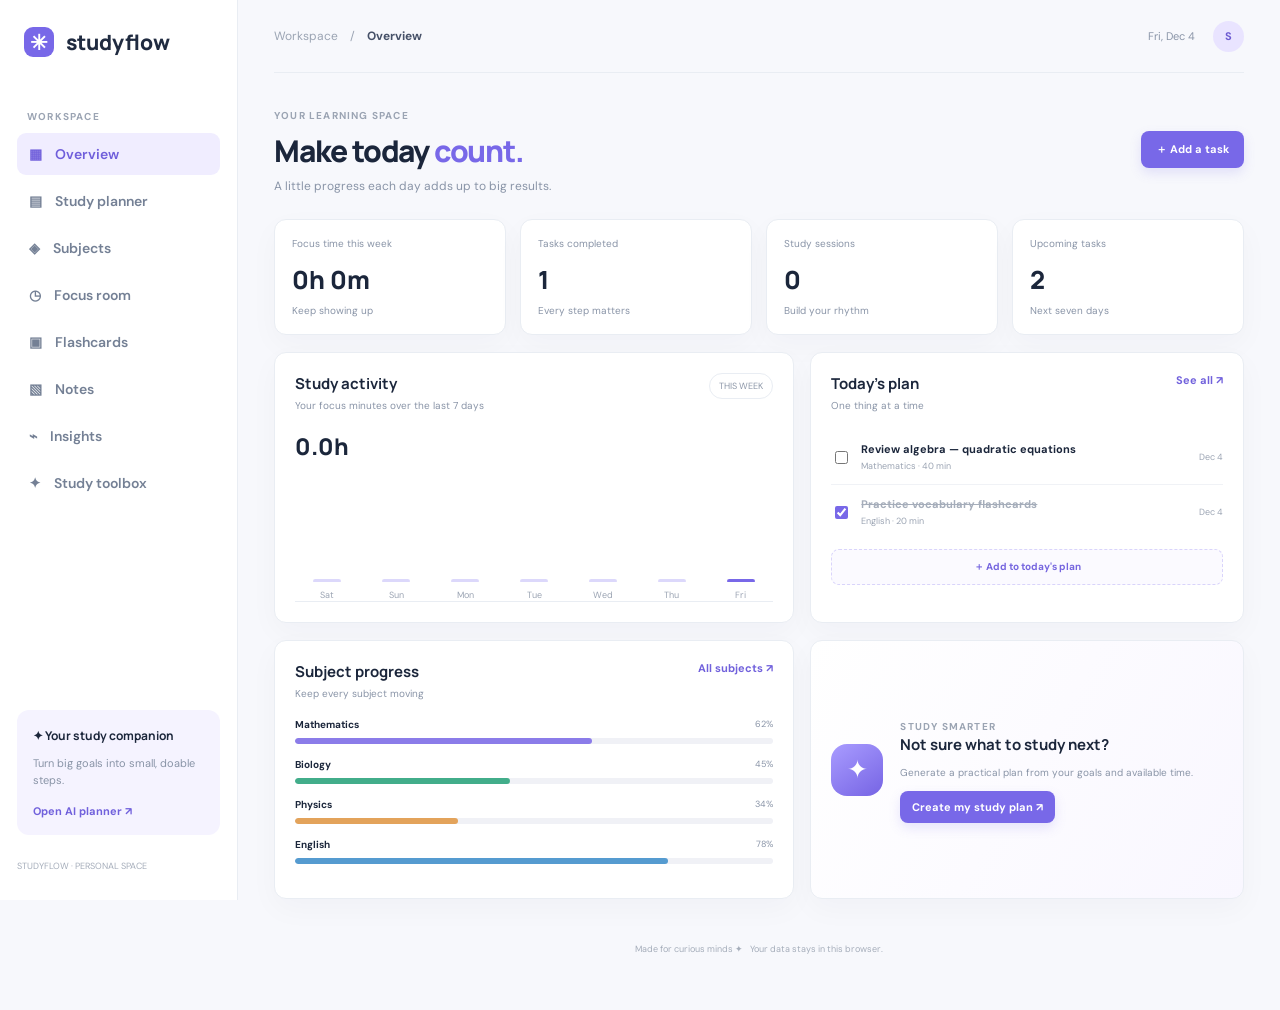
<file: index.html>
<!doctype html>
<html lang="en"><head><meta charset="utf-8"><meta name="viewport" content="width=device-width,initial-scale=1"><meta name="theme-color" content="#111827"><meta name="description" content="A calm, responsive workspace to plan study, focus and track progress."><title>StudyFlow — AI Study Tracker</title><link rel="preconnect" href="https://fonts.googleapis.com"><link href="https://fonts.googleapis.com/css2?family=DM+Sans:wght@400;500;600;700&family=Manrope:wght@500;600;700;800&display=swap" rel="stylesheet"><link rel="stylesheet" href="styles.css"></head>
<body><div class="layout"><aside class="sidebar" id="sidebar"><a class="brand" href="#"><b>✳</b> studyflow</a><p class="nav-label">WORKSPACE</p><nav><button class="nav active" data-page="home">▦ <span>Overview</span></button><button class="nav" data-page="planner">▤ <span>Study planner</span></button><button class="nav" data-page="subjects">◈ <span>Subjects</span></button><button class="nav" data-page="focus">◷ <span>Focus room</span></button><button class="nav" data-page="cards">▣ <span>Flashcards</span></button><button class="nav" data-page="notes">▧ <span>Notes</span></button><button class="nav" data-page="insights">⌁ <span>Insights</span></button><button class="nav" data-page="toolbox">✦ <span>Study toolbox</span></button></nav><div class="sidebar-bottom"><div class="coach-card"><b>✦ Your study companion</b><p>Turn big goals into small, doable steps.</p><button data-action="coach">Open AI planner ↗</button></div><small>STUDYFLOW · PERSONAL SPACE</small></div></aside>
<main><header class="topbar"><button class="menu" id="menu">☰</button><div class="breadcrumb">Workspace <span>/</span> <b id="pageName">Overview</b></div><div class="top-right"><span id="dateLabel"></span><div class="avatar">S</div></div></header>
<section class="page show" id="page-home"><div class="welcome"><div><small class="kicker">YOUR LEARNING SPACE</small><h1>Make today <em>count.</em></h1><p>A little progress each day adds up to big results.</p></div><button class="primary" data-action="task">＋ Add a task</button></div>
<div class="stats"><article><label>Focus time this week</label><strong id="weekTime">0h 0m</strong><small>Keep showing up</small></article><article><label>Tasks completed</label><strong id="doneCount">0</strong><small>Every step matters</small></article><article><label>Study sessions</label><strong id="sessionCount">0</strong><small>Build your rhythm</small></article><article><label>Upcoming tasks</label><strong id="dueCount">0</strong><small>Next seven days</small></article></div>
<div class="columns"><article class="panel"><div class="panel-head"><div><h2>Study activity</h2><p>Your focus minutes over the last 7 days</p></div><span class="tag">THIS WEEK</span></div><div class="chart-total" id="chartTotal">0h</div><div id="chart" class="chart"></div></article><article class="panel"><div class="panel-head"><div><h2>Today's plan</h2><p>One thing at a time</p></div><button class="text-btn" data-go="planner">See all ↗</button></div><div id="todayList"></div><button class="add-line" data-action="task">＋ Add to today's plan</button></article></div>
<div class="columns lower"><article class="panel"><div class="panel-head"><div><h2>Subject progress</h2><p>Keep every subject moving</p></div><button class="text-btn" data-go="subjects">All subjects ↗</button></div><div id="subjectBars"></div></article><article class="panel ai-panel"><div class="orb">✦</div><div><small class="kicker">STUDY SMARTER</small><h2>Not sure what to study next?</h2><p>Generate a practical plan from your goals and available time.</p><button class="primary" data-action="coach">Create my study plan ↗</button></div></article></div></section>
<section class="page" id="page-planner"><div class="page-title"><div><small class="kicker">PLAN WITH PURPOSE</small><h1>Study planner</h1><p>Turn your goals into a realistic daily plan.</p></div><button class="primary" data-action="task">＋ New task</button></div><article class="panel"><div class="panel-head"><div><h2>All study tasks</h2><p>Assignments, revisions and study sessions</p></div><select id="filter"><option value="all">All tasks</option><option value="open">To do</option><option value="done">Completed</option></select></div><div id="allTasks"></div></article></section>
<section class="page" id="page-subjects"><div class="page-title"><div><small class="kicker">YOUR LEARNING PATH</small><h1>My subjects</h1><p>Organize your courses and track progress.</p></div><button class="primary" data-action="subject">＋ Add subject</button></div><div id="subjects" class="subject-grid"></div></section>
<section class="page" id="page-focus"><div class="focus-stage" id="focusStage">
<div class="focus-top"><div><small class="kicker">STUDYFLOW · DEEP WORK</small><h1>Focus room</h1><p class="focus-subtitle">Create space for what matters. One session at a time.</p></div><div class="focus-tools"><button class="focus-tool" id="soundToggle" aria-pressed="false">♫ <span>Ambient sound off</span></button><button class="focus-tool" id="fullscreenToggle">⛶ <span>Enter full screen</span></button></div></div>
<div class="focus-main"><div class="focus-timer-card"><div class="focus-session-label"><span class="live-dot"></span><span id="focusStatus">READY WHEN YOU ARE</span></div><div class="modes"><button class="mode active" data-min="25">Focus</button><button class="mode" data-min="5">Short break</button><button class="mode" data-min="15">Long break</button></div>
<div class="timer-ring" id="timerRing"><div class="timer-core"><strong id="clock">25:00</strong><small id="timerLabel">TIME TO FOCUS</small><span id="timerHint">Your next 25 minutes start here.</span></div></div>
<div class="timer-actions"><button class="primary focus-start" id="start">Start focus</button><button class="secondary" id="reset">↺ Reset</button></div><div class="focus-quote" id="focusQuote">“The secret of getting ahead is getting started.”</div></div>
<aside class="focus-side"><div class="focus-side-head"><span class="side-icon">✦</span><div><b>Your focus ritual</b><small>A calmer way to get things done</small></div></div><div class="focus-checklist"><label><input type="checkbox"> <span><b>Choose one priority</b><small>Know exactly what you're working on</small></span></label><label><input type="checkbox"> <span><b>Prepare your space</b><small>Keep only what you need nearby</small></span></label><label><input type="checkbox"> <span><b>Quiet distractions</b><small>Give your attention a break from alerts</small></span></label><label><input type="checkbox"> <span><b>Take a real break</b><small>Stretch, hydrate and reset</small></span></label></div><div class="focus-session-note"><small>YOUR SESSION</small><b id="sessionPlan">25 minutes of focused work</b><p>When the timer ends, your completed focus session is added to your study activity.</p></div></aside></div>
<div class="focus-bottom"><span>✧ Progress over perfection</span><span>Sound is optional · Works best with headphones</span></div></div></section><section class="page" id="page-cards"><div class="page-title"><div><small class="kicker">ACTIVE RECALL</small><h1>Flashcards</h1><p>Strengthen your memory with quick reviews.</p></div><button class="primary" data-action="card">＋ New card</button></div><div class="flash-wrap"><div class="flash" id="flash"><small>QUESTION</small><h2 id="question">What is active recall?</h2><p id="answerHint">Try to answer before revealing.</p></div><div class="flash-actions"><button class="secondary" id="prev">← Previous</button><button class="primary" id="flip">Reveal answer</button><button class="secondary" id="next">Next →</button></div><small id="counter"></small></div></section>
<section class="page" id="page-notes"><div class="page-title"><div><small class="kicker">THINK IT THROUGH</small><h1>My notes</h1><p>Capture ideas, summaries and questions.</p></div><button class="primary" data-action="note">＋ New note</button></div><div id="notes" class="notes-grid"></div></section>
<section class="page" id="page-insights"><div class="page-title"><div><small class="kicker">SMALL STEPS, REAL PROGRESS</small><h1>Your insights</h1><p>See your study habits take shape.</p></div></div><div class="stats"><article><label>Total focus time</label><strong id="totalTime">0h</strong></article><article><label>Tasks finished</label><strong id="totalDone">0</strong></article><article><label>Subjects</label><strong id="totalSubjects">0</strong></article><article><label>Flashcards</label><strong id="totalCards">0</strong></article></div><article class="panel"><h2>Your weekly rhythm</h2><p class="sub">Your focus sessions are saved in this browser.</p><div id="insightChart" class="chart"></div></article></section>
<section class="page" id="page-toolbox"><div class="page-title"><div><small class="kicker">YOUR ALL-IN-ONE LEARNING KIT</small><h1>Study toolbox</h1><p>Practical tools to plan, practise and measure your learning.</p></div></div><div class="tool-grid">
<article class="tool-card"><div class="tool-icon">◷</div><h3>Exam countdown</h3><p>Set an exam date and see how much preparation time remains.</p><button class="secondary" data-tool="exam">Set exam date ↗</button><div id="examResult" class="tool-result"></div></article>
<article class="tool-card"><div class="tool-icon">％</div><h3>Grade calculator</h3><p>Calculate your weighted current score and the mark needed on your final.</p><button class="secondary" data-tool="grade">Calculate grades ↗</button></article>
<article class="tool-card"><div class="tool-icon">✓</div><h3>Quick quiz</h3><p>Practise active recall using the flashcards in your library.</p><button class="secondary" data-tool="quiz">Start quiz ↗</button></article>
<article class="tool-card"><div class="tool-icon">▦</div><h3>Weekly planner</h3><p>Turn unfinished tasks into a simple seven-day study outline.</p><button class="secondary" data-tool="week">Build weekly plan ↗</button></article>
<article class="tool-card"><div class="tool-icon">⌁</div><h3>Study streak</h3><p>See your current run of consecutive days with focus sessions.</p><button class="secondary" data-tool="streak">Check my streak ↗</button><div id="streakResult" class="tool-result"></div></article>
<article class="tool-card"><div class="tool-icon">⇩</div><h3>Backup & restore</h3><p>Download your study data or restore a previous StudyFlow backup.</p><div class="tool-buttons"><button class="secondary" data-tool="backup">Export data</button><button class="secondary" data-tool="restore">Import backup</button></div><input id="restoreFile" type="file" accept="application/json,.json" hidden></article>
<article class="tool-card"><div class="tool-icon">⌕</div><h3>Find a task</h3><p>Search your tasks by title or subject.</p><input id="taskSearch" class="field" placeholder="Search tasks..."><div id="searchResults" class="tool-result"></div></article>
<article class="tool-card"><div class="tool-icon">✦</div><h3>Study coach</h3><p>Make a time-boxed plan around your current unfinished tasks.</p><button class="secondary" data-tool="coach">Open study coach ↗</button></article>
</div><p class="tool-footnote">These tools run in your browser. Quiz questions come from your own flashcards; no external AI service is connected.</p></section><footer>Made for curious minds ✦ <span>Your data stays in this browser.</span></footer></main></div>
<div class="backdrop" id="backdrop"><section class="modal"><div class="modal-head"><h2 id="modalTitle">Create</h2><button id="close" class="close">✕</button></div><div id="modalBody"></div></section></div><div id="toast" class="toast"></div><script src="app.js"></script></body></html>
</file>
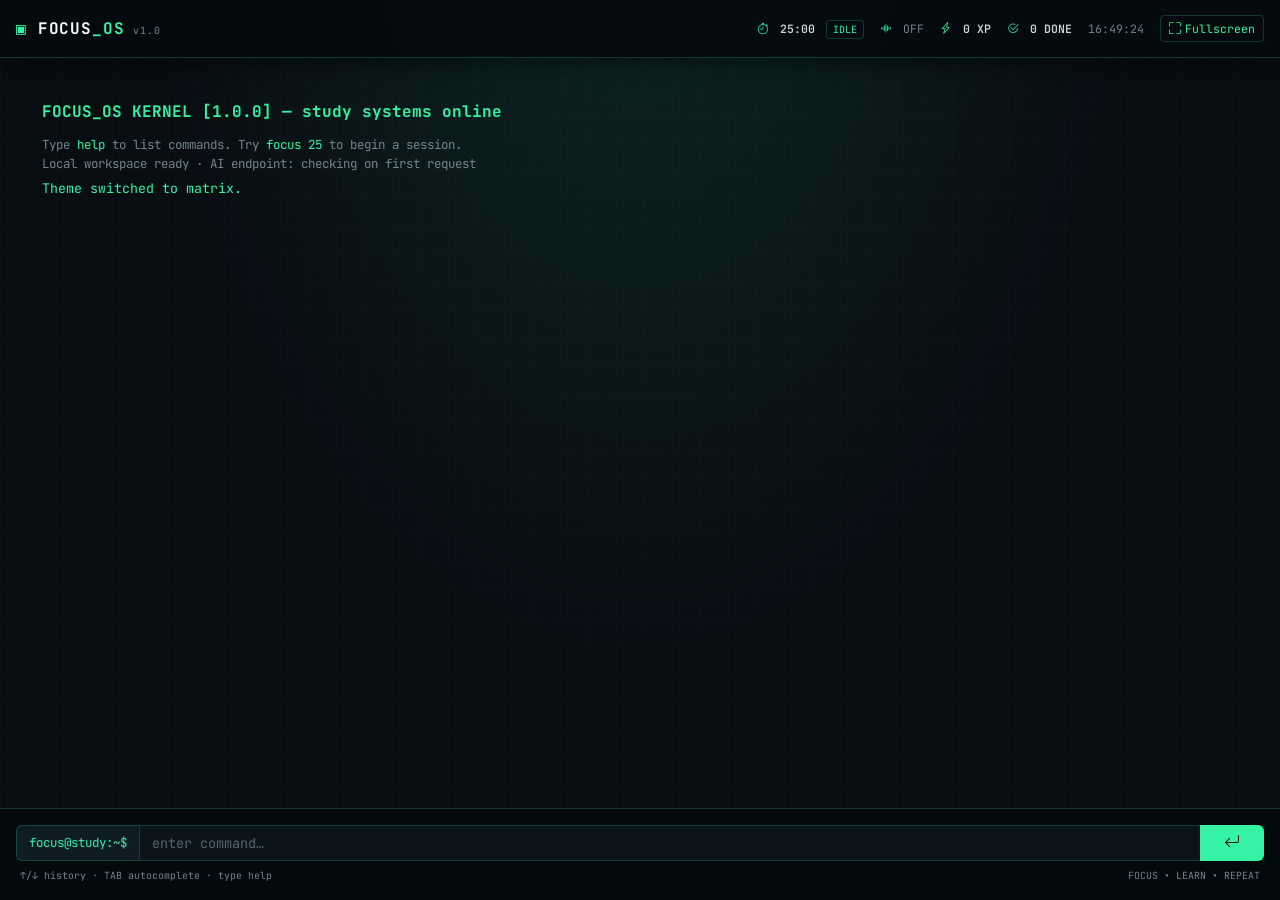
<file: focus-os/index.html>
<!doctype html>
<html lang="en">
<head>
  <meta charset="utf-8">
  <meta name="viewport" content="width=device-width,initial-scale=1">
  <meta name="theme-color" content="#080d12">
  <title>FOCUS_OS — Study Terminal</title>
  <link href="https://cdn.jsdelivr.net/npm/bootstrap@5.3.3/dist/css/bootstrap.min.css" rel="stylesheet">
  <link href="https://cdn.jsdelivr.net/npm/bootstrap-icons@1.11.3/font/bootstrap-icons.css" rel="stylesheet">
  <link rel="preconnect" href="https://fonts.googleapis.com">
  <link href="https://fonts.googleapis.com/css2?family=JetBrains+Mono:wght@400;500;600;700&display=swap" rel="stylesheet">
  <link href="./style.css" rel="stylesheet">
</head>
<body>
<div id="app" class="vh-100 overflow-hidden d-flex flex-column">
  <nav class="navbar telemetry px-3 py-2">
    <a class="navbar-brand mb-0 fw-bold text-light terminal-brand" href="#"><span class="brand-mark">▣</span> FOCUS<span class="accent">_OS</span><small class="ms-2">v1.0</small></a>
    <div class="d-flex align-items-center gap-2 gap-lg-3 flex-wrap justify-content-end">
      <span class="telemetry-item"><i class="bi bi-stopwatch"></i> <b id="timer">25:00</b> <span id="mode" class="status">IDLE</span></span>
      <span class="telemetry-item d-none d-md-inline"><i class="bi bi-soundwave"></i> <span id="soundStatus">OFF</span></span>
      <span class="telemetry-item"><i class="bi bi-lightning-charge"></i> <b id="xp">0 XP</b></span>
      <span class="telemetry-item d-none d-sm-inline"><i class="bi bi-check2-circle"></i> <b id="doneCount">0 DONE</b></span>
      <span id="clock" class="telemetry-item d-none d-lg-inline">--:--:--</span>
      <button id="fullscreenBtn" class="btn btn-sm btn-outline-accent"><i class="bi bi-fullscreen"></i><span class="d-none d-sm-inline ms-1">Fullscreen</span></button>
    </div>
  </nav>
  <main class="terminal-shell flex-grow-1 overflow-auto" id="output" aria-live="polite">
    <div class="boot-line">FOCUS_OS KERNEL [1.0.0] — study systems online</div>
    <div class="muted-line">Type <span class="accent">help</span> to list commands. Try <span class="accent">focus 25</span> to begin a session.</div>
    <div class="muted-line">Local workspace ready · AI endpoint: <span id="apiState">checking on first request</span></div>
  </main>
  <form id="commandForm" class="command-bar p-3">
    <div class="input-group">
      <span class="input-group-text prompt-label">focus@study:~$</span>
      <input id="commandInput" class="form-control terminal-input" autocomplete="off" autocapitalize="off" spellcheck="false" aria-label="Terminal command" placeholder="enter command…">
      <button class="btn btn-accent px-4" type="submit" aria-label="Run command"><i class="bi bi-arrow-return-left"></i></button>
    </div>
    <div class="d-flex justify-content-between mt-2 px-1"><small class="hint">↑/↓ history · TAB autocomplete · type help</small><small class="hint">FOCUS • LEARN • REPEAT</small></div>
  </form>
</div>
<script src="./app.js"></script>
</body>
</html>
</file>
<file: styles.css>
:root{--ink:#1b263b;--muted:#8994a7;--line:#e9edf3;--paper:#f7f8fc;--purple:#7868e8;--lav:#f0edff}*{box-sizing:border-box}body{margin:0;background:var(--paper);color:var(--ink);font:14px "DM Sans",sans-serif}button,input,select,textarea{font:inherit}button{cursor:pointer}.layout{min-height:100vh}.sidebar{position:fixed;inset:0 auto 0 0;width:238px;background:#fff;border-right:1px solid var(--line);padding:27px 17px;display:flex;flex-direction:column;z-index:5}.brand{text-decoration:none;color:#202b40;font:800 21px Manrope;margin:0 0 43px 7px}.brand b{display:inline-grid;place-items:center;background:var(--purple);color:#fff;border-radius:9px;width:30px;height:30px;margin-right:8px}.nav-label,.kicker{font-size:10px;letter-spacing:1.2px;font-weight:700;color:#9ba4b3}.nav-label{padding-left:10px}.sidebar nav{display:grid;gap:5px}.nav{border:0;background:none;color:#748095;padding:12px;border-radius:9px;text-align:left;font-weight:600}.nav span{margin-left:10px}.nav.active,.nav:hover{background:var(--lav);color:#6f5edb}.sidebar-bottom{margin-top:auto}.coach-card{background:#f5f3ff;padding:16px;border-radius:12px;margin-bottom:20px}.coach-card b{font:700 12px Manrope}.coach-card p{font-size:11px;line-height:1.6;color:var(--muted)}.coach-card button,.text-btn{border:0;background:none;color:#7161dc;font-weight:700;font-size:11px;padding:0}.sidebar-bottom>small{font-size:9px;color:#a5adba}.main{margin-left:238px}.layout main{margin-left:238px;padding:0 36px 28px;max-width:1600px}.topbar{height:73px;border-bottom:1px solid var(--line);display:flex;align-items:center;justify-content:space-between;margin-bottom:32px}.breadcrumb{font-size:12px;color:#9ba4b3}.breadcrumb span{padding:0 9px}.breadcrumb b{color:#465168}.top-right{display:flex;align-items:center;gap:18px;color:#8994a7;font-size:11px}.avatar{width:31px;height:31px;border-radius:50%;background:#e9e4ff;color:#6d5bd1;display:grid;place-items:center;font-weight:700}.menu{display:none}.page{display:none}.page.show{display:block}.welcome,.page-title{display:flex;align-items:center;justify-content:space-between;gap:16px;margin-bottom:25px}.welcome h1,.page-title h1{font:800 30px Manrope;letter-spacing:-1.2px;margin:7px 0}.welcome h1 em{color:var(--purple);font-style:normal}.welcome p,.page-title p{margin:0;color:var(--muted);font-size:12px}.primary,.secondary{border:0;border-radius:8px;padding:11px 15px;font-size:11px;font-weight:700}.primary{background:var(--purple);color:#fff;box-shadow:0 5px 12px #7868e82b}.primary:hover{background:#6758d3}.secondary{background:var(--lav);color:#6f5edb}.stats{display:grid;grid-template-columns:repeat(4,1fr);gap:14px;margin-bottom:17px}.stats article,.panel,.subject-card,.note-card{background:#fff;border:1px solid var(--line);border-radius:12px;box-shadow:0 10px 30px #1f2b4808}.stats article{padding:17px}.stats label,.stats small{display:block;color:var(--muted);font-size:10px}.stats strong{display:block;font:800 25px Manrope;margin:12px 0 7px}.columns{display:grid;grid-template-columns:1.2fr 1fr;gap:16px;margin-bottom:17px}.panel{padding:20px}.panel-head{display:flex;align-items:flex-start;justify-content:space-between;gap:10px;margin-bottom:18px}.panel h2,.ai-panel h2{font:700 15px Manrope;margin:0 0 5px}.panel-head p,.sub{margin:0;color:var(--muted);font-size:10px}.tag{font-size:9px;color:#8e98a9;border:1px solid var(--line);padding:6px 9px;border-radius:20px}.chart-total{font:800 23px Manrope}.chart{height:140px;display:flex;align-items:flex-end;gap:12px;justify-content:space-around;padding:10px 4px 0;border-bottom:1px solid var(--line)}.bar-col{height:100%;display:flex;flex:1;flex-direction:column;justify-content:flex-end;align-items:center;gap:7px}.bar-track{height:100%;width:100%;display:flex;align-items:flex-end;justify-content:center}.bar{width:min(28px,70%);background:#dcd8fb;border-radius:6px 6px 2px 2px;min-height:3px}.bar.today{background:var(--purple)}.bar-col small{font-size:9px;color:#9ba4b3}.task-row{display:flex;align-items:center;gap:10px;padding:12px 0;border-bottom:1px solid #f0f2f6}.task-row:last-child{border:0}.task-row input{accent-color:var(--purple)}.task-info{flex:1;min-width:0}.task-info b{display:block;font-size:11px;overflow:hidden;text-overflow:ellipsis;white-space:nowrap}.task-info small,.due{font-size:9px;color:#9ba4b3}.task-info small{display:block;margin-top:4px}.task-row.done b{text-decoration:line-through;color:#a5adba}.due{white-space:nowrap}.add-line{width:100%;margin-top:10px;border:1px dashed #d9d4fb;border-radius:8px;background:#fbfaff;color:#7666df;padding:10px;font-size:10px;font-weight:700}.empty{padding:22px 8px;text-align:center;color:#9ba4b3;font-size:11px}.progress-item{display:grid;grid-template-columns:1fr auto;gap:7px;margin:14px 0}.progress-item b{font-size:10px}.progress-item small{font-size:9px;color:var(--muted)}.track{grid-column:1/-1;height:6px;background:#f0f1f6;border-radius:9px;overflow:hidden}.fill{height:100%;background:#8b7ce9;border-radius:9px}.ai-panel{display:flex;align-items:center;gap:17px;background:linear-gradient(120deg,#fff,#f9f7ff)}.orb{width:52px;height:52px;flex-shrink:0;border-radius:16px;background:linear-gradient(145deg,#a99cff,#7664e4);display:grid;place-items:center;color:#fff;font-size:25px}.ai-panel p{font-size:10px;color:var(--muted);line-height:1.6}.ai-panel .primary{padding:9px 12px}.page-title h1{font-size:28px}.page-title .primary{white-space:nowrap}.subject-grid,.notes-grid{display:grid;grid-template-columns:repeat(3,1fr);gap:14px}.subject-card,.note-card{padding:19px}.subject-icon{width:38px;height:38px;border-radius:11px;display:grid;place-items:center;background:var(--lav);color:var(--purple);font-size:18px}.subject-card h3,.note-card h3{font:700 14px Manrope;margin:14px 0 5px}.subject-card p,.note-card p{font-size:10px;line-height:1.6;color:var(--muted)}.subject-card .track{margin:14px 0 8px}.subject-meta{display:flex;justify-content:space-between;font-size:9px;color:var(--muted)}.focus-columns{grid-template-columns:1.2fr 1fr}.timer-panel{text-align:center;padding:25px}.modes{display:flex;justify-content:center;gap:5px}.mode{border:0;background:none;color:#9ba4b3;padding:8px 13px;border-radius:7px;font-size:10px}.mode.active{background:var(--lav);color:#6f5edb;font-weight:700}.timer{width:235px;height:235px;border-radius:50%;border:9px solid #eeeaff;box-shadow:inset 0 0 0 7px #faf9ff;margin:27px auto 20px;display:grid;place-items:center;position:relative}.timer:before{content:"";position:absolute;inset:-9px;border:9px solid transparent;border-top-color:var(--purple);border-radius:50%;transform:rotate(25deg)}.timer strong{display:block;font:800 46px Manrope}.timer small{font-size:9px;color:var(--muted);letter-spacing:1px}.timer-actions{display:flex;justify-content:center;gap:8px}.hint{font-size:10px;color:var(--muted);margin-top:17px}.check{display:flex;gap:10px;padding:15px 0;border-bottom:1px solid #f0f2f6;font-size:11px;color:#647086}.check input{accent-color:var(--purple)}.flash-wrap{max-width:620px;margin:15px auto;text-align:center}.flash{min-height:270px;border:1px solid #e9e4ff;border-radius:17px;background:linear-gradient(140deg,#fff,#f6f3ff);box-shadow:0 10px 30px #1f2b4808;padding:40px;display:flex;flex-direction:column;justify-content:center;align-items:center;cursor:pointer}.flash h2{font:800 23px Manrope}.flash p,.flash-wrap>small{color:var(--muted);font-size:10px}.flash-actions{display:flex;justify-content:center;gap:9px;margin:18px}.note-card{min-height:150px}.note-card p{white-space:pre-wrap}.backdrop{display:none;position:fixed;inset:0;background:#11182780;z-index:20;align-items:center;justify-content:center;padding:18px}.backdrop.open{display:flex}.modal{width:min(100%,460px);max-height:90vh;overflow:auto;background:#fff;border-radius:15px;padding:22px}.modal-head{display:flex;justify-content:space-between;align-items:center;margin-bottom:18px}.modal-head h2{font:800 17px Manrope;margin:0}.close{border:0;background:#f4f5f8;border-radius:8px;padding:7px}.form{display:grid;gap:13px}.form label{display:grid;gap:6px;font-size:10px;font-weight:700;color:#687489}.field,select{width:100%;padding:10px;border:1px solid var(--line);border-radius:8px;background:#fff;font-size:11px;color:#596579}.form textarea{min-height:85px;resize:vertical}.form-actions{display:flex;justify-content:flex-end;gap:8px}.result{white-space:pre-wrap;background:#f8f6ff;border-radius:9px;padding:14px;color:#626d83;font-size:11px;line-height:1.8;margin-top:12px}.toast{position:fixed;bottom:20px;left:50%;transform:translate(-50%,20px);opacity:0;background:#202b40;color:#fff;padding:11px 16px;border-radius:8px;font-size:11px;transition:.2s;z-index:30}.toast.show{opacity:1;transform:translate(-50%,0)}footer{text-align:center;color:#a5adba;font-size:9px;padding:27px}footer span{margin-left:5px}
@media(max-width:1050px){.layout main{padding:0 23px 25px}.sidebar{width:215px}.layout main{margin-left:215px}.stats{grid-template-columns:repeat(2,1fr)}.subject-grid,.notes-grid{grid-template-columns:repeat(2,1fr)}}
@media(max-width:740px){.sidebar{transform:translateX(-100%);transition:.25s;width:250px;box-shadow:12px 0 30px #1c294015}.sidebar.open{transform:translateX(0)}.layout main{margin-left:0;padding:0 15px 20px}.topbar{height:62px;margin-bottom:24px}.menu{display:block;border:0;background:#fff;border-radius:8px;padding:8px;margin-right:10px}.breadcrumb{margin-right:auto}.top-right{gap:8px}.top-right>span{display:none}.welcome h1,.page-title h1{font-size:25px}.columns,.focus-columns{grid-template-columns:1fr}.panel{padding:17px}.welcome{align-items:flex-start}.subject-grid,.notes-grid{grid-template-columns:repeat(2,1fr)}}
@media(max-width:440px){.welcome{display:block}.welcome>.primary{margin-top:14px}.stats{gap:9px}.stats article{padding:13px}.stats strong{font-size:22px}.subject-grid,.notes-grid{grid-template-columns:1fr}.flash-actions{gap:5px}.flash-actions button{padding:10px}.timer{width:205px;height:205px}.due{display:none}}
.tool-grid{display:grid;grid-template-columns:repeat(4,minmax(0,1fr));gap:14px}.tool-card{background:#fff;border:1px solid var(--line);border-radius:12px;padding:18px;min-width:0}.tool-icon{width:38px;height:38px;border-radius:11px;background:var(--lav);color:var(--purple);display:grid;place-items:center;font-size:20px}.tool-card h3{font:700 13px Manrope;margin:13px 0 6px}.tool-card p{font-size:10px;color:var(--muted);line-height:1.6;min-height:34px}.tool-card>.secondary{margin-top:9px}.tool-buttons{display:flex;gap:7px;flex-wrap:wrap}.tool-buttons .secondary{padding:9px 10px}.tool-result{font-size:10px;color:#7063c9;line-height:1.5;margin-top:10px}.tool-footnote{font-size:10px;color:var(--muted);margin-top:18px}.search-hit{padding:8px 0;border-bottom:1px solid var(--line)}.search-hit b,.search-hit small{display:block}.search-hit small{color:var(--muted);margin-top:3px}.quiz-count{font-size:9px;color:#7969df;letter-spacing:1px;font-weight:700}.quiz-question{font:700 18px Manrope;line-height:1.5;margin:20px 0}.modal .result{margin-bottom:14px}.modal-done{margin-top:10px}
@media(max-width:1100px){.tool-grid{grid-template-columns:repeat(2,minmax(0,1fr))}}@media(max-width:440px){.tool-grid{grid-template-columns:1fr}}

/* Focus room premium environment */
#page-focus.show{min-height:calc(100vh - 110px)}.focus-stage{position:relative;overflow:hidden;isolation:isolate;min-height:calc(100vh - 140px);padding:clamp(22px,4vw,48px);border-radius:24px;color:#eef2ff;background:radial-gradient(ellipse at 50% 45%,#27395b 0%,#17243d 45%,#101827 100%);box-shadow:0 24px 70px #18253b24}.focus-stage:before,.focus-stage:after{content:"";position:absolute;z-index:-1;border-radius:50%;filter:blur(2px);pointer-events:none}.focus-stage:before{width:420px;height:420px;right:-130px;top:-180px;background:radial-gradient(circle,#8c7aff36,transparent 68%);animation:focusFloat 13s ease-in-out infinite alternate}.focus-stage:after{width:360px;height:360px;left:-160px;bottom:-170px;background:radial-gradient(circle,#55c6bd24,transparent 70%);animation:focusFloat 17s ease-in-out infinite alternate-reverse}.focus-top{display:flex;justify-content:space-between;align-items:flex-start;gap:20px;position:relative;z-index:1}.focus-top .kicker{color:#a9b6d1}.focus-top h1{font:800 clamp(27px,3vw,38px) Manrope;letter-spacing:-1.4px;margin:8px 0}.focus-subtitle{color:#aab6ca;font-size:12px;margin:0}.focus-tools{display:flex;gap:9px;flex-wrap:wrap}.focus-tool{border:1px solid #ffffff22;background:#ffffff0c;color:#e4eaff;border-radius:10px;padding:10px 13px;font-size:11px;backdrop-filter:blur(12px)}.focus-tool:hover,.focus-tool[aria-pressed=true]{background:#ffffff1c;border-color:#a99aff77}.focus-main{max-width:1000px;margin:clamp(28px,5vh,56px) auto 20px;display:grid;grid-template-columns:minmax(0,1.3fr) minmax(245px,.7fr);gap:22px;align-items:stretch}.focus-timer-card,.focus-side{border:1px solid #ffffff18;background:linear-gradient(145deg,#ffffff12,#ffffff07);border-radius:21px;backdrop-filter:blur(18px);box-shadow:0 18px 50px #00000018}.focus-timer-card{padding:clamp(20px,3vw,34px);text-align:center}.focus-session-label{display:flex;justify-content:center;align-items:center;gap:9px;color:#aab9d4;font-size:9px;font-weight:700;letter-spacing:1.7px}.live-dot{width:7px;height:7px;background:#72d6b0;border-radius:50%;box-shadow:0 0 13px #72d6b0;animation:dotPulse 2s ease-in-out infinite}.modes{margin:24px auto 0;display:flex;justify-content:center;gap:5px}.focus-stage .mode{color:#aab6cb;padding:9px 14px}.focus-stage .mode.active{color:#fff;background:#9d8cff35;box-shadow:inset 0 0 0 1px #b9adff45}.timer-ring{--progress:0;position:relative;width:clamp(225px,27vw,290px);aspect-ratio:1;border-radius:50%;margin:24px auto 22px;display:grid;place-items:center;background:conic-gradient(from -90deg,#a99aff calc(var(--progress)*1turn),#ffffff16 0);box-shadow:0 0 50px #8e7bff12;transition:background .3s}.timer-ring:before{content:"";position:absolute;inset:8px;border-radius:50%;background:radial-gradient(circle at 50% 35%,#263856,#192841 70%);box-shadow:inset 0 0 35px #00000032}.timer-core{position:relative;z-index:1;display:flex;flex-direction:column;align-items:center}.timer-core strong{font:700 clamp(48px,6vw,66px) Manrope;letter-spacing:-3px;font-variant-numeric:tabular-nums;color:#fff}.timer-core small{color:#b6c1d7;letter-spacing:2.5px;font-size:9px;font-weight:700;margin-top:5px}.timer-core span{font-size:10px;color:#91a2bf;margin-top:13px}.focus-stage .timer-actions{gap:10px}.focus-start{min-width:155px;background:linear-gradient(120deg,#9d8cff,#7667e9);box-shadow:0 8px 25px #8c7aff3a}.focus-stage .secondary{background:#ffffff13;color:#e6ebfa;border:1px solid #ffffff1a}.focus-quote{font-size:10px;color:#8f9fbb;margin-top:24px;font-style:italic}.focus-side{padding:23px;display:flex;flex-direction:column}.focus-side-head{display:flex;align-items:center;gap:12px;padding-bottom:18px;border-bottom:1px solid #ffffff16}.side-icon{width:37px;height:37px;display:grid;place-items:center;border-radius:12px;background:#a394ff25;color:#c4baff;font-size:18px}.focus-side-head b,.focus-side-head small{display:block}.focus-side-head b{font:700 13px Manrope;color:#f2f4ff}.focus-side-head small{font-size:9px;color:#93a3bf;margin-top:4px}.focus-checklist{padding:8px 0}.focus-checklist label{display:flex;gap:11px;align-items:flex-start;padding:14px 0;border-bottom:1px solid #ffffff12;cursor:pointer}.focus-checklist input{accent-color:#a99aff;margin-top:3px}.focus-checklist b,.focus-checklist small{display:block}.focus-checklist b{font-size:10px;color:#e1e8f7}.focus-checklist small{font-size:9px;color:#899bb9;margin-top:4px;line-height:1.4}.focus-session-note{margin-top:auto;padding:15px;border-radius:13px;background:#ffffff0b}.focus-session-note small{display:block;color:#a69bff;font-size:8px;letter-spacing:1.5px;font-weight:700}.focus-session-note b{display:block;font:700 12px Manrope;margin-top:7px}.focus-session-note p{font-size:9px;line-height:1.6;color:#95a5c0;margin:6px 0 0}.focus-bottom{display:flex;justify-content:space-between;gap:12px;max-width:1000px;margin:18px auto 0;color:#8495b2;font-size:9px}.focus-stage.is-running .timer-ring{animation:ringGlow 3s ease-in-out infinite}.focus-stage.is-running .focus-timer-card{border-color:#a99aff42}.focus-stage:fullscreen{width:100vw;height:100vh;min-height:100vh;border-radius:0;padding:clamp(22px,4vw,55px);overflow:auto;display:flex;flex-direction:column;justify-content:center}.focus-stage:fullscreen .focus-main{width:min(100%,1050px);margin:auto}.focus-stage:fullscreen .focus-bottom{width:min(100%,1050px)}@keyframes focusFloat{from{transform:translate3d(0,0,0) scale(.94)}to{transform:translate3d(30px,-25px,0) scale(1.08)}}@keyframes dotPulse{50%{opacity:.45;box-shadow:0 0 3px #72d6b0}}@keyframes ringGlow{50%{filter:drop-shadow(0 0 16px #a99aff45)}}@media(max-width:800px){.focus-main{grid-template-columns:1fr}.focus-side{min-height:300px}.focus-session-note{margin-top:15px}}@media(max-width:540px){.focus-stage{padding:20px 14px;border-radius:17px}.focus-top{display:block}.focus-tools{margin-top:18px}.focus-tool{flex:1}.focus-tool span{font-size:10px}.focus-main{margin-top:24px}.focus-timer-card{padding:20px 12px}.focus-stage .mode{padding:8px 10px;font-size:9px}.focus-bottom{flex-direction:column;text-align:center}.timer-ring{width:225px}}@media(prefers-reduced-motion:reduce){.focus-stage:before,.focus-stage:after,.live-dot,.focus-stage.is-running .timer-ring{animation:none!important;transition:none!important}}
</file>
<file: focus-os/style.css>
:root{--bg-color:#080d12;--panel:#0c141b;--panel-2:#101c25;--text:#c8d8d8;--muted:#71858a;--accent-color:#36f2a5;--accent-soft:rgba(54,242,165,.12);--line:rgba(54,242,165,.2);--danger:#ff657a;--amber:#ffc66d}
*{box-sizing:border-box}html,body{width:100%;height:100%;margin:0;background:var(--bg-color);color:var(--text);font-family:'JetBrains Mono',monospace}#app{background:radial-gradient(ellipse at 50% -20%,var(--accent-soft),transparent 55%),var(--bg-color)}
.telemetry{min-height:58px;background:rgba(5,10,14,.94);border-bottom:1px solid var(--line);box-shadow:0 4px 24px #0008}.terminal-brand{font-size:1rem;letter-spacing:.06em}.terminal-brand small{font-size:.62rem;color:var(--muted);font-weight:400}.brand-mark,.accent{color:var(--accent-color)}.telemetry-item{font-size:.72rem;color:var(--muted);white-space:nowrap}.telemetry-item b{color:var(--text);font-weight:600}.telemetry-item i{color:var(--accent-color);margin-right:4px}.status{font-size:.62rem;color:var(--accent-color);border:1px solid var(--line);padding:2px 6px;border-radius:3px;margin-left:4px}
.btn-outline-accent{--bs-btn-color:var(--accent-color);--bs-btn-border-color:var(--line);--bs-btn-hover-bg:var(--accent-soft);--bs-btn-hover-color:var(--accent-color);--bs-btn-hover-border-color:var(--accent-color);font-size:.72rem}.btn-accent{background:var(--accent-color);color:#04110b;border:0;font-weight:700}.btn-accent:hover{filter:brightness(1.1);color:#04110b}
.terminal-shell{padding:clamp(18px,4vw,42px);background-image:linear-gradient(rgba(255,255,255,.012) 1px,transparent 1px),linear-gradient(90deg,rgba(255,255,255,.012) 1px,transparent 1px);background-size:28px 28px;scrollbar-color:var(--line) transparent;scrollbar-width:thin}.boot-line{color:var(--accent-color);font-weight:700;margin-bottom:12px}.muted-line,.hint{color:var(--muted);font-size:.78rem}.terminal-line{font-size:.83rem;line-height:1.75;white-space:pre-wrap;overflow-wrap:anywhere;margin:.2rem 0}.terminal-line.command{color:var(--accent-color);margin-top:1rem}.terminal-line.error{color:var(--danger)}.terminal-line.success{color:var(--accent-color)}.terminal-line.ai{border-left:2px solid var(--accent-color);padding:.5rem 1rem;margin:.6rem 0;background:var(--accent-soft)}.terminal-line .dim{color:var(--muted)}
.command-bar{background:rgba(5,10,14,.97);border-top:1px solid var(--line)}.prompt-label{background:var(--panel-2);border-color:var(--line);color:var(--accent-color);font-size:.78rem}.terminal-input{background:var(--panel);border-color:var(--line);color:var(--text);font-family:inherit;font-size:.85rem}.terminal-input:focus{background:var(--panel);color:var(--text);border-color:var(--accent-color);box-shadow:0 0 0 .2rem var(--accent-soft)}.terminal-input::placeholder{color:#53666c}.hint{font-size:.62rem}
.task-row{display:flex;gap:10px;align-items:baseline}.task-id{color:var(--amber)}.task-done{text-decoration:line-through;color:var(--muted)}.quiz-option{color:var(--accent-color)}
@media(max-width:575px){.telemetry{padding:.5rem!important}.terminal-brand{font-size:.8rem}.telemetry-item{font-size:.62rem}.terminal-shell{padding:18px 14px}.prompt-label{font-size:.65rem;padding:.5rem}.hint{font-size:.55rem}}
@media(prefers-reduced-motion:no-preference){.boot-line{animation:bootGlow 2.4s ease-in-out infinite alternate}@keyframes bootGlow{from{text-shadow:0 0 2px var(--accent-color)}to{text-shadow:0 0 12px var(--accent-color)}}}
</file>
